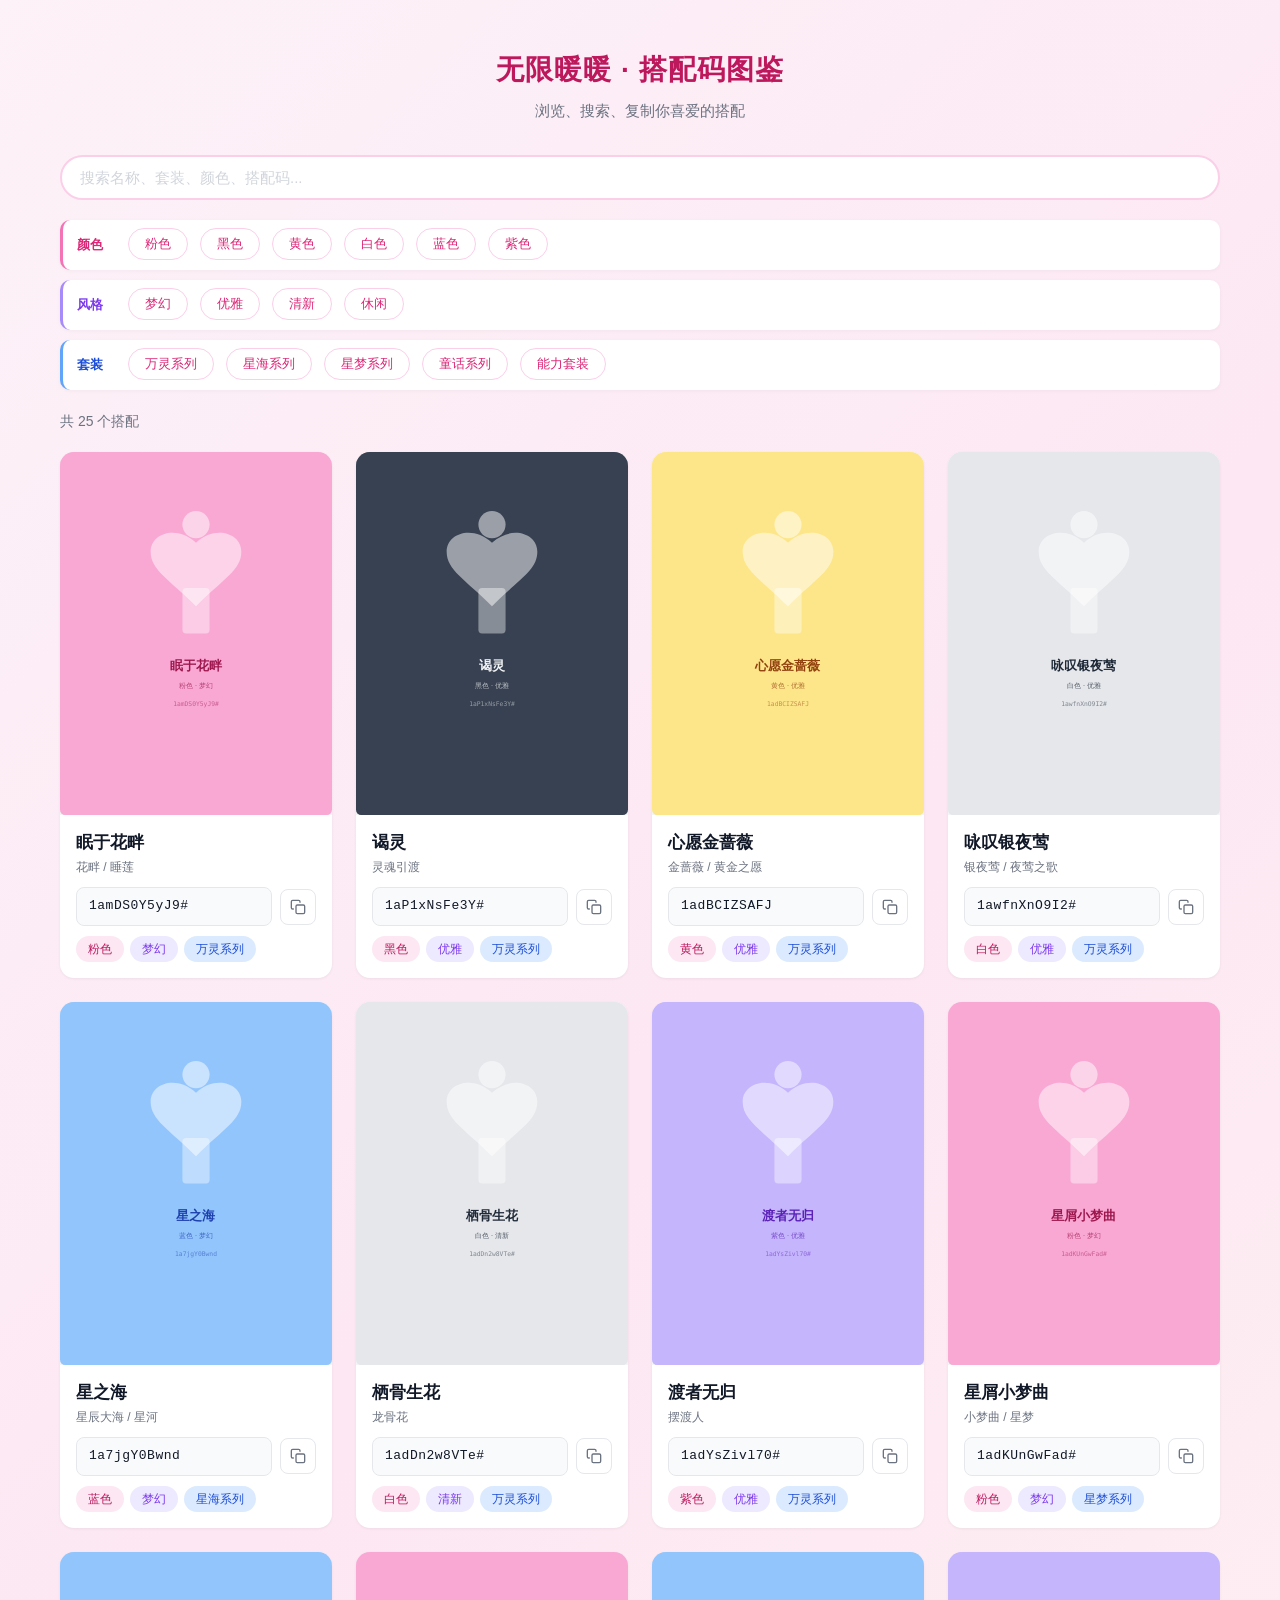
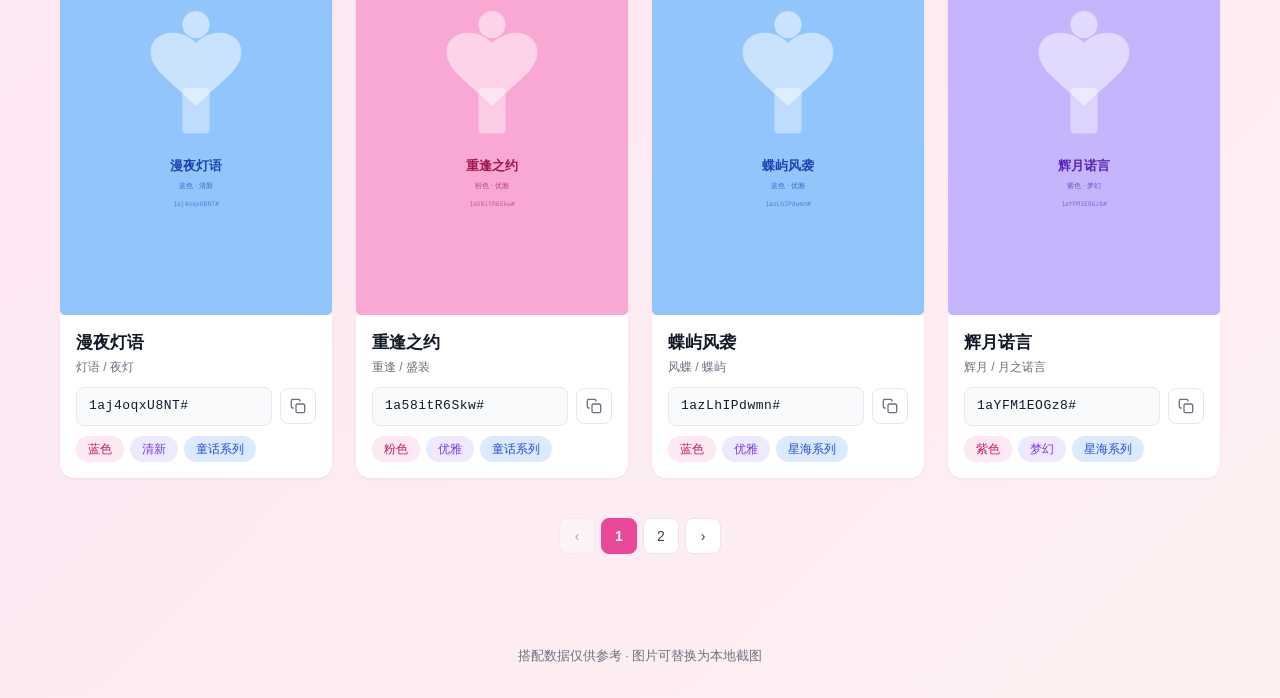
<file: index.html>
<!DOCTYPE html>
<html lang="zh-CN">
<head>
  <meta charset="UTF-8">
  <meta name="viewport" content="width=device-width, initial-scale=1.0">
  <title>无限暖暖 · 搭配码图鉴</title>
  <link rel="stylesheet" href="css/style.css">
</head>
<body>
  <header>
    <div class="header-inner">
      <h1>无限暖暖 · 搭配码图鉴</h1>
      <p class="subtitle">浏览、搜索、复制你喜爱的搭配</p>
    </div>
  </header>

  <main>
    <div class="toolbar">
      <div class="search-wrap">
        <input type="text" id="search" placeholder="搜索名称、套装、颜色、搭配码...">
      </div>
      <button id="clearFilters" class="clear-btn" style="display:none">清除所有筛选</button>
    </div>

    <div id="filters"></div>

    <div class="result-bar">
      <span id="resultCount">共 0 个搭配</span>
    </div>

    <div class="grid" id="grid">
      <div class="loading">加载中...</div>
    </div>

    <div class="pagination" id="pagination"></div>
  </main>

  <footer>
    <p>搭配数据仅供参考 · 图片可替换为本地截图</p>
  </footer>

  <div id="toast"></div>

  <script src="js/app.js"></script>
</body>
</html>
</file>
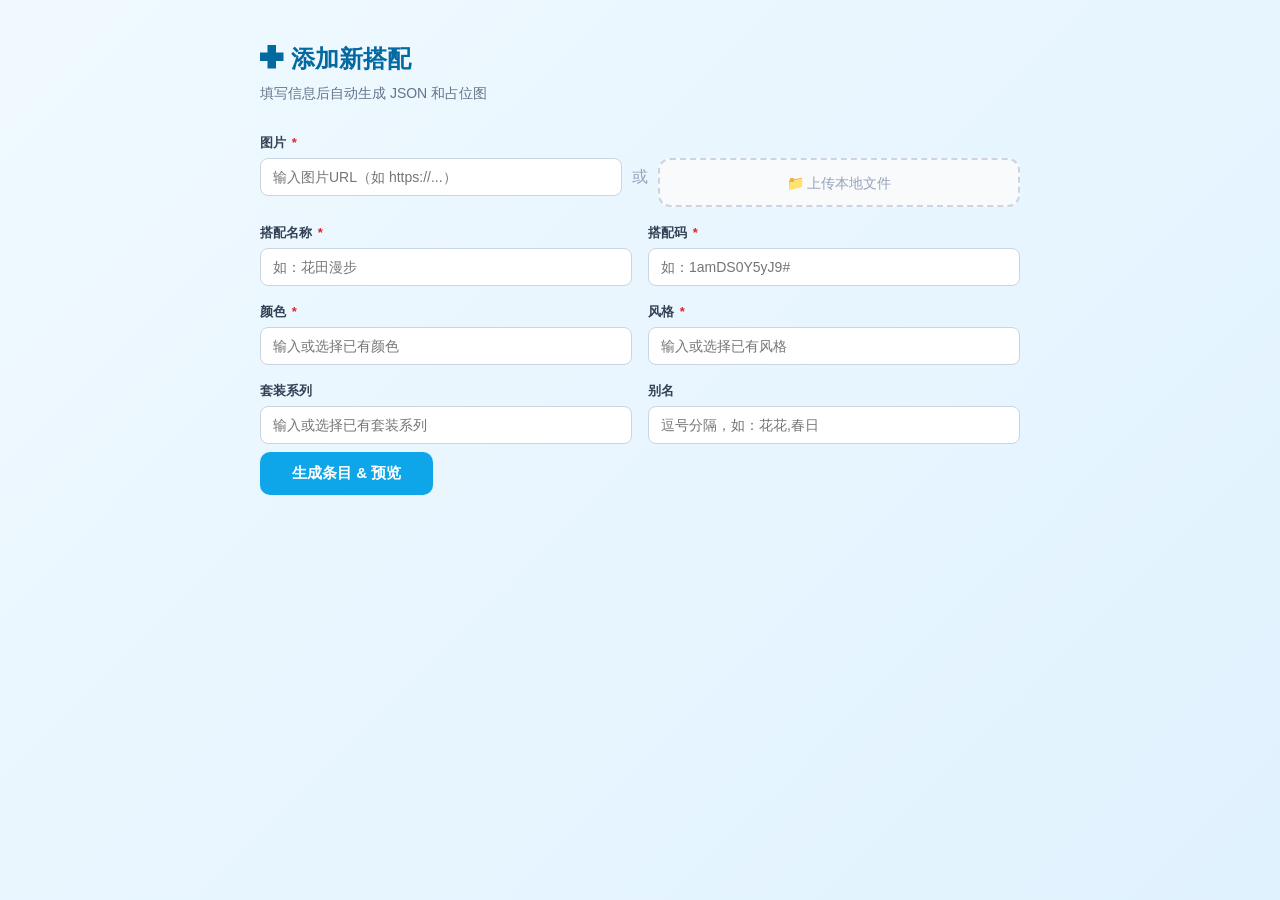
<file: admin.html>
<!DOCTYPE html>
<html lang="zh-CN">
<head>
  <meta charset="UTF-8">
  <meta name="viewport" content="width=device-width, initial-scale=1.0">
  <title>添加搭配 · 管理工具</title>
  <link rel="stylesheet" href="css/style.css">
  <style>
    body {
      background: linear-gradient(135deg, #f0f9ff 0%, #e0f2fe 100%);
    }
    .admin-wrap {
      max-width: 800px;
      margin: 0 auto;
      padding: 40px 20px 80px;
    }
    .admin-wrap h1 {
      font-size: 24px;
      margin-bottom: 4px;
      color: #0369a1;
    }
    .admin-wrap .sub {
      color: #64748b;
      font-size: 14px;
      margin-bottom: 28px;
    }
    .form-grid {
      display: grid;
      grid-template-columns: 1fr 1fr;
      gap: 16px;
    }
    .form-grid .full {
      grid-column: 1 / -1;
    }
    label {
      display: block;
      font-size: 13px;
      font-weight: 600;
      color: #334155;
      margin-bottom: 4px;
    }
    label .req { color: #dc2626; margin-left: 2px; }
    input, select {
      width: 100%;
      padding: 10px 12px;
      border: 1.5px solid #cbd5e1;
      border-radius: 8px;
      font-size: 14px;
      outline: none;
      transition: border-color 0.2s;
      box-sizing: border-box;
    }
    input:focus, select:focus {
      border-color: #0ea5e9;
      box-shadow: 0 0 0 3px rgba(14,165,233,0.12);
    }

    /* Image upload */
    .drop-zone {
      border: 2px dashed #cbd5e1;
      border-radius: 12px;
      padding: 32px 20px;
      text-align: center;
      cursor: pointer;
      transition: all 0.2s;
      background: #f8fafc;
    }
    .drop-zone:hover, .drop-zone.dragover {
      border-color: #0ea5e9;
      background: #f0f9ff;
    }
    .drop-zone.has-img {
      padding: 8px;
      border-style: solid;
      background: #fff;
    }
    .drop-zone img {
      max-width: 100%;
      max-height: 260px;
      border-radius: 8px;
      display: block;
      margin: 0 auto;
    }
    .drop-zone .hint {
      color: #94a3b8;
      font-size: 14px;
    }
    .drop-zone .hint-icon { font-size: 32px; display: block; margin-bottom: 8px; }

    /* Preview card */
    .preview-section {
      margin-top: 24px;
    }
    .preview-section h3 {
      font-size: 15px;
      color: #334155;
      margin-bottom: 12px;
    }
    .preview-card {
      width: 260px;
      background: #fff;
      border-radius: 14px;
      overflow: hidden;
      box-shadow: 0 2px 12px rgba(0,0,0,0.06);
    }
    .preview-card .pc-img {
      aspect-ratio: 3 / 4;
      background: #e2e8f0;
      overflow: hidden;
    }
    .preview-card .pc-img img {
      width: 100%;
      height: 100%;
      object-fit: cover;
      display: block;
    }
    .preview-card .pc-body {
      padding: 12px 14px 14px;
    }
    .preview-card .pc-name {
      font-size: 16px;
      font-weight: 600;
    }
    .preview-card .pc-code {
      font-family: monospace;
      font-size: 13px;
      background: #f1f5f9;
      padding: 6px 10px;
      border-radius: 6px;
      margin: 6px 0;
      word-break: break-all;
    }
    .preview-card .pc-tags {
      display: flex;
      gap: 4px;
      flex-wrap: wrap;
    }
    .preview-card .pc-tags span {
      font-size: 11px;
      padding: 2px 10px;
      border-radius: 999px;
    }

    /* Output */
    .output-section {
      margin-top: 24px;
    }
    .output-section h3 {
      font-size: 15px;
      color: #334155;
      margin-bottom: 8px;
    }
    .output-box {
      position: relative;
    }
    .output-box textarea {
      width: 100%;
      min-height: 200px;
      font-family: 'SF Mono', 'Fira Code', monospace;
      font-size: 13px;
      padding: 14px;
      border: 1.5px solid #cbd5e1;
      border-radius: 10px;
      background: #0f172a;
      color: #e2e8f0;
      resize: vertical;
      outline: none;
    }
    .copy-btn-sm {
      position: absolute;
      top: 10px;
      right: 10px;
      padding: 6px 14px;
      background: #334155;
      color: #fff;
      border: none;
      border-radius: 6px;
      font-size: 12px;
      cursor: pointer;
    }
    .copy-btn-sm:hover { background: #475569; }

    .btn-gen {
      padding: 12px 32px;
      background: #0ea5e9;
      color: #fff;
      border: none;
      border-radius: 10px;
      font-size: 15px;
      font-weight: 600;
      cursor: pointer;
      transition: background 0.2s;
      margin-top: 8px;
    }
    .btn-gen:hover { background: #0284c7; }

    .id-preview {
      font-size: 13px;
      color: #64748b;
      margin-top: 8px;
    }

    @media (max-width: 600px) {
      .form-grid { grid-template-columns: 1fr; }
    }
  </style>
</head>
<body>
  <div class="admin-wrap">
    <h1>✚ 添加新搭配</h1>
    <p class="sub">填写信息后自动生成 JSON 和占位图</p>

    <div class="form-grid">
      <div class="full">
        <label>图片 <span class="req">*</span></label>
        <div style="display:flex;gap:10px;flex-wrap:wrap">
          <div style="flex:1;min-width:180px">
            <input type="text" id="fImageUrl" placeholder="输入图片URL（如 https://...）">
          </div>
          <div style="color:#94a3b8;line-height:38px">或</div>
          <div style="flex:1;min-width:180px">
            <div class="drop-zone" id="dropZone" style="padding:10px 16px">
              <span style="font-size:14px;color:#94a3b8">📁 上传本地文件</span>
            </div>
            <input type="file" id="fileInput" accept="image/*" style="display:none">
          </div>
        </div>
        <div id="imgPreviewWrap" style="margin-top:8px;display:none">
          <img id="imgPreview" style="max-width:100%;max-height:160px;border-radius:8px">
        </div>
      </div>

      <div>
        <label>搭配名称 <span class="req">*</span></label>
        <input type="text" id="fName" placeholder="如：花田漫步">
      </div>
      <div>
        <label>搭配码 <span class="req">*</span></label>
        <input type="text" id="fCode" placeholder="如：1amDS0Y5yJ9#">
      </div>
      <div>
        <label>颜色 <span class="req">*</span></label>
        <input type="text" id="fColor" list="dlColor" placeholder="输入或选择已有颜色">
        <datalist id="dlColor"></datalist>
      </div>
      <div>
        <label>风格 <span class="req">*</span></label>
        <input type="text" id="fStyle" list="dlStyle" placeholder="输入或选择已有风格">
        <datalist id="dlStyle"></datalist>
      </div>
      <div>
        <label>套装系列</label>
        <input type="text" id="fSet" list="dlSet" placeholder="输入或选择已有套装系列">
        <datalist id="dlSet"></datalist>
      </div>
      <div>
        <label>别名</label>
        <input type="text" id="fAliases" placeholder="逗号分隔，如：花花,春日">
      </div>
    </div>

    <button class="btn-gen" id="btnGen">生成条目 &amp; 预览</button>
    <div class="id-preview" id="idPreview"></div>

    <!-- Preview -->
    <div class="preview-section" id="previewSection" style="display:none">
      <h3>卡片预览</h3>
      <div class="preview-card" id="previewCard"></div>
    </div>

    <!-- Output -->
    <div class="output-section" id="outputSection" style="display:none">
      <h3>JSON — 复制到 <code>data/outfits.json</code></h3>
      <p style="font-size:13px;color:#64748b;margin:4px 0 10px">
         图片路径: <code id="imgPathDisplay" style="background:#f1f5f9;padding:2px 6px;border-radius:4px"></code><br>
         粘贴到数组末尾 <code>]</code> 之前。若是追加到最后一条，则在前一条末尾补逗号。<br>
         <strong id="pushNote">别忘了把上传的图片文件也 <code>git push</code> 到仓库</strong>
       </p>
      <div class="output-box">
        <textarea id="outputJson" readonly></textarea>
        <button class="copy-btn-sm" id="copyBtn">复制</button>
      </div>
    </div>
  </div>

  <script>
    const $ = id => document.getElementById(id);

    // ---------- Image: URL or file ----------
    let currentFile = null;
    let imageDataUrl = null;

    function showPreview(src) {
      const w = $('imgPreviewWrap');
      const img = $('imgPreview');
      img.src = src;
      w.style.display = 'block';
    }

    // URL input → preview
    $('fImageUrl').addEventListener('input', () => {
      const url = $('fImageUrl').value.trim();
      if (url) {
        showPreview(url);
      } else if (!currentFile) {
        $('imgPreviewWrap').style.display = 'none';
      }
    });

    // File upload
    $('dropZone').addEventListener('click', () => $('fileInput').click());
    $('dropZone').addEventListener('dragover', e => { e.preventDefault(); $('dropZone').classList.add('dragover'); });
    $('dropZone').addEventListener('dragleave', () => $('dropZone').classList.remove('dragover'));
    $('dropZone').addEventListener('drop', e => {
      e.preventDefault();
      $('dropZone').classList.remove('dragover');
      const f = e.dataTransfer.files[0];
      if (f) handleFile(f);
    });
    $('fileInput').addEventListener('change', e => {
      if (e.target.files[0]) handleFile(e.target.files[0]);
    });

    function handleFile(f) {
      if (!f.type.startsWith('image/')) return alert('请上传图片文件');
      currentFile = f;
      $('fImageUrl').value = '';
      const reader = new FileReader();
      reader.onload = e => {
        imageDataUrl = e.target.result;
        showPreview(imageDataUrl);
      };
      reader.readAsDataURL(f);
    }

    // ---------- Generate ----------
    $('btnGen').addEventListener('click', () => {
      const name = $('fName').value.trim();
      const code = $('fCode').value.trim();
      const color = $('fColor').value;
      const style = $('fStyle').value;
      const setName = $('fSet').value.trim();
      const aliasesRaw = $('fAliases').value.trim();
      const imgUrl = $('fImageUrl').value.trim();

      if (!name) return alert('请输入搭配名称');
      if (!code) return alert('请输入搭配码');
      if (!color) return alert('请选择颜色');
      if (!style) return alert('请选择风格');
      if (!setName) return alert('请输入套装系列');
      if (!imgUrl && !currentFile) return alert('请输入图片URL或上传文件');

      const id = 'outfit-' + String(Date.now()).slice(-5);
      $('idPreview').textContent = `ID: ${id}`;

      const aliases = aliasesRaw ? aliasesRaw.split(/[,，]/).map(s => s.trim()).filter(Boolean) : [];

      // Image path: URL > uploaded file > SVG placeholder
      let imgPath;
      let displaySrc;
      if (imgUrl) {
        imgPath = imgUrl;
        displaySrc = imgUrl;
      } else if (currentFile) {
        imgPath = `images/${currentFile.name}`;
        displaySrc = imageDataUrl;
      } else {
        imgPath = `images/${id}.svg`;
        displaySrc = '';
      }

      $('imgPathDisplay').textContent = imgPath;

      // Show/hide git push hint
      $('pushNote').style.display = imgUrl ? 'none' : 'inline';

      const entry = { id, name, aliases, code, image: imgPath, color, style, setName };
      const jsonStr = JSON.stringify(entry, null, 2);
      $('outputJson').value = jsonStr;
      $('outputSection').style.display = 'block';

      // ---------- Preview ----------
      const tagColors = { '粉色':'#fce7f3','蓝色':'#dbeafe','黑色':'#e5e7eb','白色':'#f9fafb','黄色':'#fef9c3','紫色':'#ede9fe' };
      const tagTexts = { '粉色':'#be185d','蓝色':'#1d4ed8','黑色':'#374151','白色':'#374151','黄色':'#92400e','紫色':'#7c3aed' };

      $('previewCard').innerHTML = `
        <div class="pc-img">${displaySrc ? `<img src="${displaySrc}" alt="${name}">` : `<div style="height:100%;display:flex;align-items:center;justify-content:center;color:#94a3b8;font-size:13px">无图片</div>`}</div>
        <div class="pc-body">
          <div class="pc-name">${escHtml(name)}</div>
          ${aliases.length ? `<div style="font-size:12px;color:#94a3b8">${escHtml(aliases.join(' / '))}</div>` : ''}
          <div class="pc-code">${escHtml(code)}</div>
          <div class="pc-tags">
            <span style="background:${tagColors[color]||'#e2e8f0'};color:${tagTexts[color]||'#334155'}">${color}</span>
            <span style="background:#ede9fe;color:#7c3aed">${style}</span>
            <span style="background:#dbeafe;color:#1d4ed8">${setName}</span>
          </div>
        </div>
      `;
      $('previewSection').style.display = 'block';
    });

    // ---------- Copy ----------
    $('copyBtn').addEventListener('click', () => {
      const text = $('outputJson').value;
      navigator.clipboard.writeText(text).then(() => {
        $('copyBtn').textContent = '已复制 ✓';
        setTimeout(() => { $('copyBtn').textContent = '复制'; }, 1500);
      }).catch(() => {
        $('outputJson').select();
        document.execCommand('copy');
      });
    });

    // ---------- Load existing data for datalists ----------
    async function loadExisting() {
      try {
        const res = await fetch('data/outfits.json');
        if (!res.ok) return;
        const data = await res.json();
        const colors = [...new Set(data.map(d => d.color))];
        const styles = [...new Set(data.map(d => d.style))];
        const sets = [...new Set(data.map(d => d.setName))];
        populateDatalist('dlColor', colors);
        populateDatalist('dlStyle', styles);
        populateDatalist('dlSet', sets);
      } catch (e) {}
    }
    function populateDatalist(id, values) {
      const dl = $(id);
      dl.innerHTML = values.map(v => `<option value="${escHtml(v)}">`).join('');
    }
    loadExisting();

    function escHtml(s) {
      const d = document.createElement('div');
      d.textContent = s;
      return d.innerHTML;
    }
  </script>
</body>
</html>
</file>
<file: css/style.css>
:root {
  --pink-50: #fdf2f8;
  --pink-100: #fce7f3;
  --pink-200: #fbcfe8;
  --pink-300: #f9a8d4;
  --pink-400: #f472b6;
  --pink-500: #ec4899;
  --pink-600: #db2777;
  --pink-700: #be185d;
  --gray-50: #f9fafb;
  --gray-100: #f3f4f6;
  --gray-200: #e5e7eb;
  --gray-300: #d1d5db;
  --gray-500: #6b7280;
  --gray-700: #374151;
  --gray-900: #111827;
  --shadow-sm: 0 1px 3px rgba(0,0,0,0.06);
  --shadow-md: 0 4px 16px rgba(0,0,0,0.08);
  --shadow-lg: 0 8px 32px rgba(0,0,0,0.1);
  --radius: 14px;
}

*, *::before, *::after {
  box-sizing: border-box;
  margin: 0;
  padding: 0;
}

body {
  font-family: -apple-system, BlinkMacSystemFont, 'Segoe UI', 'PingFang SC', 'Hiragino Sans GB', 'Microsoft YaHei', sans-serif;
  background: linear-gradient(135deg, #fdf2f8 0%, #fce7f3 50%, #fff1f2 100%);
  min-height: 100vh;
  color: var(--gray-900);
  line-height: 1.6;
}

header {
  text-align: center;
  padding: 48px 20px 32px;
}

.header-inner h1 {
  font-size: 28px;
  font-weight: 700;
  color: var(--pink-700);
  letter-spacing: 1px;
}

.subtitle {
  color: var(--gray-500);
  font-size: 15px;
  margin-top: 6px;
}

main {
  max-width: 1200px;
  margin: 0 auto;
  padding: 0 20px 60px;
}

/* Toolbar */
.toolbar {
  display: flex;
  gap: 12px;
  align-items: center;
  flex-wrap: wrap;
  margin-bottom: 20px;
}

.search-wrap {
  flex: 1;
  min-width: 200px;
}

#search {
  width: 100%;
  padding: 12px 18px;
  border: 2px solid var(--pink-200);
  border-radius: 999px;
  font-size: 15px;
  outline: none;
  background: #fff;
  transition: border-color 0.2s, box-shadow 0.2s;
}

#search:focus {
  border-color: var(--pink-500);
  box-shadow: 0 0 0 4px rgba(236, 72, 153, 0.12);
}

#search::placeholder {
  color: var(--gray-300);
}

.clear-btn {
  padding: 8px 18px;
  border: 1px solid var(--gray-300);
  border-radius: 999px;
  background: #fff;
  color: var(--gray-700);
  font-size: 13px;
  cursor: pointer;
  transition: all 0.2s;
  white-space: nowrap;
}

.clear-btn:hover {
  background: var(--gray-100);
  border-color: var(--gray-500);
}

/* Filters */
#filters {
  display: flex;
  flex-direction: column;
  gap: 10px;
  margin-bottom: 20px;
}

.filter-group {
  display: flex;
  align-items: flex-start;
  gap: 8px 12px;
  flex-wrap: wrap;
  padding: 8px 14px;
  border-radius: 10px;
  background: #fff;
  box-shadow: 0 1px 4px rgba(0,0,0,0.04);
}

.filter-group-color {
  border-left: 3px solid var(--pink-400);
}

.filter-group-style {
  border-left: 3px solid #a78bfa;
}

.filter-group-set {
  border-left: 3px solid #60a5fa;
}

.filter-label {
  font-size: 13px;
  font-weight: 700;
  color: var(--gray-700);
  line-height: 34px;
  white-space: nowrap;
  min-width: 3em;
}

.filter-label-color { color: var(--pink-600); }
.filter-label-style { color: #7c3aed; }
.filter-label-set { color: #1d4ed8; }

.filter-btn {
  padding: 6px 16px;
  border: 1.5px solid var(--pink-200);
  border-radius: 999px;
  background: #fff;
  color: var(--pink-600);
  font-size: 13px;
  cursor: pointer;
  transition: all 0.2s;
}

.filter-btn:hover {
  background: var(--pink-50);
  border-color: var(--pink-400);
}

.filter-btn.active {
  background: var(--pink-500);
  border-color: var(--pink-500);
  color: #fff;
}

/* Result bar */
.result-bar {
  margin-bottom: 20px;
  font-size: 14px;
  color: var(--gray-500);
}

/* Grid */
.grid {
  display: grid;
  grid-template-columns: repeat(auto-fill, minmax(260px, 1fr));
  gap: 24px;
}

.loading {
  grid-column: 1 / -1;
  text-align: center;
  padding: 60px 0;
  color: var(--gray-500);
}

.no-results {
  grid-column: 1 / -1;
  text-align: center;
  padding: 60px 20px;
  color: var(--gray-500);
}

.no-results-text {
  font-size: 16px;
}

.no-results-hint {
  font-size: 13px;
  margin-top: 8px;
  color: var(--gray-300);
}

/* Card */
.card {
  background: #fff;
  border-radius: var(--radius);
  overflow: hidden;
  box-shadow: var(--shadow-sm);
  transition: transform 0.25s ease, box-shadow 0.25s ease;
}

.card:hover {
  transform: translateY(-4px);
  box-shadow: var(--shadow-lg);
}

.card-image {
  aspect-ratio: 3 / 4;
  overflow: hidden;
  background: var(--gray-100);
}

.card-image img {
  width: 100%;
  height: 100%;
  object-fit: cover;
  display: block;
  transition: transform 0.4s ease;
}

.card:hover .card-image img {
  transform: scale(1.05);
}

.card-body {
  padding: 14px 16px 16px;
}

.card-name {
  font-size: 17px;
  font-weight: 600;
  color: var(--gray-900);
  margin-bottom: 2px;
}

.card-aliases {
  font-size: 12px;
  color: var(--gray-500);
  margin-bottom: 10px;
}

.card-code-wrap {
  display: flex;
  align-items: center;
  gap: 8px;
  margin-bottom: 10px;
}

.card-code {
  flex: 1;
  font-family: 'SF Mono', 'Fira Code', 'Courier New', monospace;
  font-size: 13px;
  background: var(--gray-50);
  border: 1px solid var(--gray-200);
  border-radius: 8px;
  padding: 8px 12px;
  user-select: all;
  cursor: pointer;
  letter-spacing: 0.5px;
  overflow: hidden;
  text-overflow: ellipsis;
  transition: all 0.2s;
}

.card-code:hover {
  background: var(--pink-50);
  border-color: var(--pink-300);
}

.copy-btn {
  flex-shrink: 0;
  width: 36px;
  height: 36px;
  border: 1px solid var(--gray-200);
  border-radius: 8px;
  background: #fff;
  cursor: pointer;
  display: flex;
  align-items: center;
  justify-content: center;
  transition: all 0.2s;
  color: var(--gray-500);
}

.copy-btn:hover {
  background: var(--pink-50);
  border-color: var(--pink-300);
  color: var(--pink-600);
}

.copy-btn svg {
  width: 16px;
  height: 16px;
}

.card-tags {
  display: flex;
  gap: 6px;
  flex-wrap: wrap;
}

.tag {
  font-size: 12px;
  padding: 2px 12px;
  border-radius: 999px;
  font-weight: 500;
  line-height: 22px;
}

.tag-color {
  background: var(--pink-100);
  color: var(--pink-700);
}

.tag-style {
  background: #ede9fe;
  color: #7c3aed;
}

.tag-set {
  background: #dbeafe;
  color: #1d4ed8;
}

/* Pagination */
.pagination {
  display: flex;
  align-items: center;
  justify-content: center;
  gap: 6px;
  margin-top: 40px;
  flex-wrap: wrap;
}

.page-btn {
  min-width: 36px;
  height: 36px;
  padding: 0 12px;
  border: 1px solid var(--gray-200);
  border-radius: 8px;
  background: #fff;
  color: var(--gray-700);
  font-size: 14px;
  cursor: pointer;
  transition: all 0.2s;
  display: flex;
  align-items: center;
  justify-content: center;
}

.page-btn:hover:not(.active):not(:disabled) {
  background: var(--pink-50);
  border-color: var(--pink-300);
  color: var(--pink-600);
}

.page-btn.active {
  background: var(--pink-500);
  border-color: var(--pink-500);
  color: #fff;
  font-weight: 600;
}

.page-btn:disabled {
  opacity: 0.4;
  cursor: not-allowed;
}

.page-info {
  font-size: 13px;
  color: var(--gray-500);
  margin: 0 8px;
}

/* Toast */
#toast {
  position: fixed;
  bottom: 40px;
  left: 50%;
  transform: translateX(-50%) translateY(80px);
  background: var(--gray-900);
  color: #fff;
  padding: 12px 28px;
  border-radius: 999px;
  font-size: 14px;
  opacity: 0;
  transition: all 0.35s ease;
  pointer-events: none;
  white-space: nowrap;
  z-index: 999;
}

#toast.show {
  opacity: 1;
  transform: translateX(-50%) translateY(0);
}

/* Lightbox */
.lightbox {
  position: fixed;
  z-index: 9999;
  left: 0;
  top: 0;
  width: 100%;
  height: 100%;
  background: rgba(0,0,0,0.85);
  display: flex;
  align-items: center;
  justify-content: center;
}
.lightbox-img {
  max-width: 90%;
  max-height: 90%;
  object-fit: contain;
  border-radius: 4px;
}
.lightbox-close {
  position: absolute;
  top: 20px;
  right: 30px;
  font-size: 40px;
  color: #fff;
  cursor: pointer;
  font-weight: 300;
  line-height: 1;
  background: none;
  border: none;
  padding: 8px 16px;
}

/* Footer */
footer {
  text-align: center;
  padding: 32px 20px;
  font-size: 13px;
  color: var(--gray-500);
}

/* Responsive */
@media (max-width: 600px) {
  header { padding: 32px 16px 20px; }
  .header-inner h1 { font-size: 22px; }
  .grid { grid-template-columns: repeat(2, 1fr); gap: 12px; }
  .card-body { padding: 10px 12px 12px; }
  .card-name { font-size: 14px; }
  .card-code { font-size: 11px; padding: 6px 10px; }
  .copy-btn { width: 32px; height: 32px; }
  .toolbar { flex-direction: column; align-items: stretch; }
  #filters { gap: 6px; }
  .filter-group { padding: 6px 10px; }
  .filter-label { line-height: 30px; font-size: 12px; min-width: 2.5em; }
  .filter-btn { font-size: 12px; padding: 4px 12px; }
}

@media (min-width: 601px) and (max-width: 900px) {
  .grid { grid-template-columns: repeat(3, 1fr); }
}
</file>
